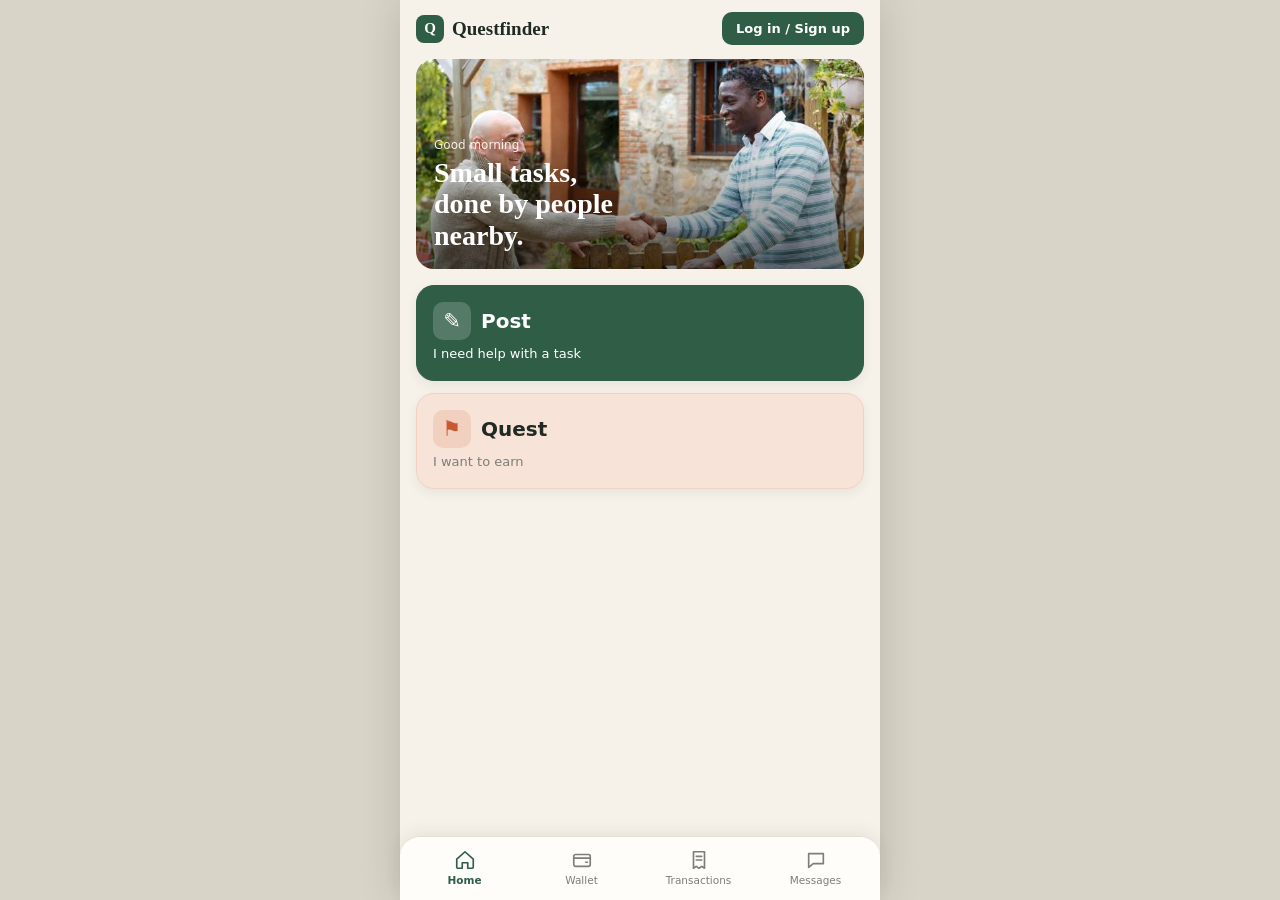
<file: QuestFinder/FrontEnd/index.html>
<!DOCTYPE html>
<html lang="en">
<head>
<meta charset="UTF-8">
<meta name="viewport" content="width=device-width, initial-scale=1, viewport-fit=cover">
<title>Questfinder</title>
<meta name="theme-color" content="#0f1b3d">
<meta name="mobile-web-app-capable" content="yes">
<meta name="apple-mobile-web-app-capable" content="yes">
<meta name="apple-mobile-web-app-title" content="Questfinder">
<link rel="manifest" href="manifest.webmanifest">
<link rel="apple-touch-icon" href="icons/icon-192.png">
<link rel="icon" href="icons/icon-192.png">
<link rel="preconnect" href="https://fonts.googleapis.com">
<link rel="preconnect" href="https://fonts.gstatic.com" crossorigin>
<link href="https://fonts.googleapis.com/css2?family=Bricolage+Grotesque:wght@600;700;800&family=DM+Sans:wght@400;500;600;700&display=swap" rel="stylesheet">
<link rel="stylesheet" href="styles (1).css">
</head>
<body>

<!-- TOP BAR: Brand on the left, account controls on the right -->
<header class="top">
  <a class="brand" id="brandL" data-go="home" tabindex="0"><span class="logo">Q</span>Questfinder</a>
  <div class="tools">
    <button class="btn" id="authBtn">Log in / Sign up</button>
    <button class="icon" id="bellBtn" data-go="notifs" aria-label="Notifications" hidden><svg viewBox="0 0 24 24"><path d="M6 9a6 6 0 0 1 12 0c0 6 2 7 2 7H4s2-1 2-7"/><path d="M10 20a2 2 0 0 0 4 0"/></svg><i class="dot" id="bellDot" hidden>0</i></button>
    <button class="icon" id="gearBtn" data-go="settings" aria-label="Settings" hidden><svg viewBox="0 0 24 24"><circle cx="12" cy="12" r="3"/><path d="M12 2v3M12 19v3M2 12h3M19 12h3M5 5l2 2M17 17l2 2M19 5l-2 2M7 17l-2 2"/></svg></button>
  </div>
  <button class="who" id="meBtn" data-go="profile" aria-label="Profile" hidden><span class="avatar" data-avatar></span></button>
</header>

<main>
<!-- HOME -->
<section id="v-home" class="view on">
  <!-- HOME IMAGE: change --hero-img at the top of styles.css -->
  <div class="hero" id="hero"><div class="hero-t"><small id="greet">Good day</small><h1>Small tasks, done by people nearby.</h1></div></div>
  <div class="duo">
    <button class="tile post" data-go="post"><span class="ti">✎</span><b>Post</b><small>I need help with a task</small></button>
    <button class="tile quest" data-go="quests"><span class="ti">⚑</span><b>Quest</b><small>I want to earn</small></button>
  </div>
</section>

<!-- POST (client) -->
<section id="v-post" class="view">
  <div class="bar"><button class="back" data-go="home" aria-label="Back">←</button><h2>Post a quest</h2><button class="btn" type="submit" form="postForm">Publish</button></div>
  <form id="postForm" novalidate>
    <label>Title<input name="title" maxlength="80" placeholder="e.g. Clean and remove weeds"><em class="err"></em></label>
    <label>Location<input name="location" maxlength="120" placeholder="e.g. Purok 3, Brgy. San Vicente"><em class="err"></em></label>
    <button type="button" class="link" id="useLoc">⌖ Use my current location for the map pin</button>
    <label>Work description<textarea name="description" rows="4" placeholder="What needs to be done, and what the worker should bring"></textarea><em class="err"></em></label>
    <label>Qualification<textarea name="qualification" rows="2" placeholder="e.g. Physically fit, no experience required"></textarea></label>
    <div class="two">
      <label>Offered pay<div class="money"><span>₱</span><input name="pay" type="number" min="50" placeholder="160"></div><em class="err"></em></label>
      <label>Duration (mins)<input name="duration" type="number" min="5" placeholder="60"><em class="err"></em></label>
    </div>
    <label>Upload photo<input name="photo" type="file" accept="image/*"></label>
    <img id="pPrev" class="prev" alt="Photo preview" hidden>
  </form>
</section>

<!-- QUESTS (task worker) -->
<section id="v-quests" class="view">
  <div class="bar"><button class="back" data-go="home" aria-label="Back">←</button><h2>Quests</h2></div>
  <div class="mapbox"><iframe id="qMap" title="Map of your area" loading="lazy"></iframe></div>
  <div class="chips" id="scopes"><button class="chip on" data-s="open">Open quests</button><button class="chip" data-s="mine">My posts</button><button class="chip" data-s="jobs">My jobs</button></div>
  <input id="search" type="search" placeholder="Search quests" aria-label="Search quests">
  <div class="qgrid" id="qList"></div>
</section>

<!-- QUEST DETAIL -->
<section id="v-quest" class="view">
  <div class="bar"><button class="back" data-go="quests" aria-label="Back">←</button><h2>Quests</h2></div>
  <div class="mapbox"><iframe id="dMap" title="Route map" loading="lazy"></iframe><p class="hint" id="dCap"></p></div>
  <div id="dCard"></div>
</section>

<!-- WALLET -->
<section id="v-wallet" class="view">
  <div class="bar"><button class="back" data-go="home" aria-label="Back">←</button><h2>Wallet</h2></div>
  <div class="wcard"><small>Available balance</small><div class="big" id="wBal">₱0.00</div></div>
  <div class="wbtns">
    <button class="roundb" id="wdBtn"><span>↑</span>Withdraw</button>
    <button class="roundb" id="dpBtn"><span>↓</span>Deposit</button>
  </div>
</section>

<!-- TRANSACTIONS -->
<section id="v-tx" class="view">
  <div class="bar"><button class="back" data-go="home" aria-label="Back">←</button><h2>Transactions</h2></div>
  <div class="listbox" id="txList"></div>
</section>

<!-- MESSAGES -->
<section id="v-msgs" class="view">
  <div class="bar"><button class="back" data-go="home" aria-label="Back">←</button><h2>Messages</h2></div>
  <div class="listbox" id="cList"></div>
</section>
<section id="v-chat" class="view">
  <div class="bar"><button class="back" data-go="msgs" aria-label="Back">←</button><span class="avatar" id="chAv"></span><h2 id="chName">Chat</h2></div>
  <div class="chat" id="chLog"></div>
  <form class="chform" id="chForm" autocomplete="off"><input id="chIn" placeholder="Write a message" maxlength="1000" aria-label="Message"><button class="btn" type="submit">Send</button></form>
</section>

<!-- NOTIFICATIONS -->
<section id="v-notifs" class="view">
  <div class="bar"><button class="back" data-go="home" aria-label="Back">←</button><h2>Notifications</h2><button class="link" id="readAll">Mark all read</button></div>
  <div class="listbox" id="noteList"></div>
</section>

<!-- PROFILE (blank until the user fills it in) -->
<section id="v-profile" class="view">
  <div class="bar"><button class="back" data-go="home" aria-label="Back">←</button><h2>Profile</h2></div>
  <label class="avatar big" id="pAv" data-avatar title="Change photo"><input type="file" id="avIn" accept="image/*" hidden><span class="cam">+</span></label>
  <form id="profForm">
    <label>Full name<input id="fName" maxlength="60"></label>
    <label>Location<input id="fLoc" placeholder="e.g. Purok 3, Brgy. San Vicente" maxlength="80"></label>
    <label>About you<textarea id="fBio" rows="4" maxlength="400" placeholder="Tell neighbours about yourself"></textarea></label>
    <label>Good at (separate with commas)<input id="fSkills" placeholder="e.g. Cleaning, Gardening"></label>
    <button class="primary" type="submit">Save profile</button>
  </form>
</section>

<!-- SETTINGS -->
<section id="v-settings" class="view">
  <div class="bar"><button class="back" data-go="home" aria-label="Back">←</button><h2>Settings</h2></div>
  <div class="card"><small>Signed in as</small><p class="sname" id="sName"></p><small id="sEmail"></small></div>
  <button class="srow" id="alertBtn"><span>Phone alerts for quest updates</span><b id="alertState">Off</b></button>
  <button class="srow" id="installBtn" hidden><span>Install Questfinder on this phone</span><b>Install</b></button>
  <p class="hint" id="iosHint" hidden>On iPhone: tap the Share button, then “Add to Home Screen” to install.</p>
  <button class="btn ghost full" id="logout" style="margin-top:18px">Log out</button>
</section>
</main>

<!-- BOTTOM NAVIGATION -->
<nav class="nav" id="nav" aria-label="Main">
  <button data-go="home" class="on"><svg viewBox="0 0 24 24"><path d="M3 11l9-8 9 8v9a1 1 0 0 1-1 1h-5v-6H9v6H4a1 1 0 0 1-1-1z"/></svg>Home</button>
  <button data-go="wallet"><svg viewBox="0 0 24 24"><rect x="3" y="6" width="18" height="13" rx="2"/><path d="M3 10h18M16 14.5h2"/></svg>Wallet</button>
  <button data-go="tx"><svg viewBox="0 0 24 24"><path d="M6 3h12v18l-3-2-3 2-3-2-3 2z"/><path d="M9 8h6M9 12h6"/></svg>Transactions</button>
  <button data-go="msgs"><svg viewBox="0 0 24 24"><path d="M4 5h16v11H9l-5 4z"/></svg>Messages</button>
</nav>

<!-- LOG IN / SIGN UP -->
<div class="modal" id="authModal" hidden>
  <div class="box" role="dialog" aria-modal="true" aria-label="Log in or sign up">
    <button class="x" data-close aria-label="Close">×</button>
    <div class="tabs"><button id="tabLogin" class="on">Log in</button><button id="tabSignup">Sign up</button></div>
    <form id="loginForm" novalidate>
      <label>Email<input name="email" type="email" autocomplete="email"><em class="err"></em></label>
      <label>Password<input name="password" type="password" autocomplete="current-password"><em class="err"></em></label>
      <button class="primary" type="submit">Log in</button>
    </form>
    <form id="signupForm" novalidate hidden>
      <label>Full name<input name="name" autocomplete="name"><em class="err"></em></label>
      <label>Email<input name="email" type="email" autocomplete="email"><em class="err"></em></label>
      <label>Password<input name="password" type="password" autocomplete="new-password"><em class="err"></em><small class="hint">At least 8 characters with uppercase, lowercase and a number.</small></label>
      <label>Confirm password<input name="confirm" type="password" autocomplete="new-password"><em class="err"></em></label>
      <button class="primary" type="submit">Create account</button>
    </form>
  </div>
</div>

<!-- CONFIRM PUBLISH -->
<div class="modal" id="confirmModal" hidden>
  <div class="box" role="dialog" aria-modal="true">
    <h3>Publish this quest?</h3>
    <div id="cSummary"></div>
    <p class="hint">Workers nearby will be able to see it and accept it. You can cancel it while it is still open.</p>
    <div class="btns"><button class="btn ghost" data-close>Go back</button><button class="primary" id="cYes">Yes, publish</button></div>
  </div>
</div>

<!-- DEPOSIT / WITHDRAW -->
<div class="modal" id="moneyModal" hidden>
  <div class="box" role="dialog" aria-modal="true">
    <button class="x" data-close aria-label="Close">×</button>
    <h3 id="mTitle">Deposit</h3><p class="hint">Available balance: <b id="mBal">₱0.00</b></p>
    <form id="moneyForm" novalidate>
      <label id="gLbl">GCash mobile number<input name="gcash" inputmode="numeric" placeholder="09171234567" maxlength="13"><em class="err"></em></label>
      <label>Amount<div class="money"><span>₱</span><input name="amount" type="number" min="50" step="1" placeholder="500"></div><em class="err"></em></label>
      <p class="hint">Demo only: no real money moves until a payment provider is connected.</p>
      <div class="btns"><button type="button" class="btn ghost" data-close>Cancel</button><button class="primary" type="submit" id="mGo">Confirm</button></div>
    </form>
  </div>
</div>

<div class="toast" id="toast" hidden></div>
<script src="api.js"></script>
<script src="app (2).js"></script>
</body>
</html>
</file>
<file: QuestFinder/FrontEnd/styles (1).css>
:root{
  /* HOMEPAGE IMAGE: replace this url(...) with your own, e.g. url("images/hero.jpg") */
  --hero-img: url("[data-uri]");
  --bg:#f6f2ea;--card:#fffdf9;--ink:#1f2a24;--muted:#7b7f78;--line:#e6dfd0;
  --green:#2f5d46;--green-d:#24493a;--tint:#e4eee5;--peach:#f8e3d8;--orange:#c8582f;--red:#b3412b;
}
*{box-sizing:border-box;margin:0}
html{background:#d9d4c8}
body{max-width:480px;min-height:100dvh;margin:0 auto;background:var(--bg);color:var(--ink);font-family:Inter,system-ui,sans-serif;box-shadow:0 0 40px rgba(0,0,0,.14);-webkit-tap-highlight-color:transparent;overscroll-behavior-y:contain}
button,input,textarea,select{font:inherit;color:inherit}
button{cursor:pointer;border:0;background:none;transition:.15s}
:focus-visible{outline:2px solid var(--green);outline-offset:2px}
[hidden]{display:none!important}
h1,h2,h3,.brand,.big,.price{font-family:Fraunces,Georgia,serif}
small,.hint{font-size:12px;color:var(--muted)}.hint{margin:8px 0}
.link{color:var(--green);font-weight:600;font-size:13px;padding:6px 0;text-align:left}
.empty{text-align:center;color:var(--muted);padding:28px 12px;font-size:14px;line-height:1.5}

/* top app bar */
.top{position:sticky;top:0;z-index:30;display:flex;align-items:center;gap:12px;padding:calc(12px + env(safe-area-inset-top)) 16px 10px;background:var(--bg)}
.brand{display:flex;align-items:center;gap:8px;flex:1;font-weight:700;font-size:19px;cursor:pointer}
.tools{display:flex;align-items:center;gap:8px}
.logo{display:grid;place-items:center;width:28px;height:28px;border-radius:8px;background:var(--green);color:#fff;font-size:15px}
.btn{padding:9px 14px;border-radius:10px;background:var(--green);color:#fff;font-size:13px;font-weight:600}.btn:active,.btn:hover{background:var(--green-d)}
.btn.ghost{background:none;color:var(--ink);border:1px solid var(--line)}.btn.ghost:hover{background:var(--tint)}.btn.full{width:100%;padding:12px}
.avatar{width:36px;height:36px;border-radius:50%;background:var(--peach) center/cover no-repeat;color:var(--orange);display:grid;place-items:center;font-weight:600;font-size:13px;position:relative;flex:none}
.avatar::before{content:attr(data-ini)}.avatar.has::before{content:none}
.avatar.big{width:100px;height:100px;border-radius:18px;font-size:32px;cursor:pointer;margin-bottom:6px}
.cam{position:absolute;right:-6px;bottom:-6px;width:26px;height:26px;border-radius:50%;background:var(--orange);color:#fff;display:grid;place-items:center;font-size:16px}
.who{width:36px;height:36px;padding:0;border-radius:50%;flex:none}.who:hover .avatar{box-shadow:0 0 0 3px var(--tint)}

main{padding:4px 16px calc(110px + env(safe-area-inset-bottom))}
.view{display:none}.view.on{display:block}
.bar{display:flex;align-items:center;gap:12px;margin:4px 0 16px}.bar h2{font-size:24px;flex:1}.bar .avatar{width:38px;height:38px}
.back{width:40px;height:40px;border-radius:50%;border:1px solid var(--line);font-size:18px;background:var(--card);flex:none}.back:hover{background:var(--tint)}

/* home */
.hero{height:210px;border-radius:18px;position:relative;overflow:hidden;display:flex;align-items:flex-end;padding:18px;color:#fff;background:var(--hero-img),linear-gradient(135deg,#d9d3c4,#c4bdac);background-size:cover;background-position:center 22%}
.hero::after{content:"";position:absolute;inset:0;background:linear-gradient(transparent 30%,rgba(0,0,0,.55))}
.hero-t{position:relative;z-index:1}.hero small{color:#fff;opacity:.9;font-size:12px}.hero h1{font-size:28px;line-height:1.12;margin-top:4px;max-width:14ch}
.duo{display:grid;grid-template-columns:1fr;gap:12px;margin-top:16px}
.tile{text-align:left;width:100%;border:1px solid var(--line);border-radius:18px;padding:16px;display:grid;grid-template-columns:38px 1fr;align-items:center;gap:5px 10px;box-shadow:0 4px 12px rgba(31,42,36,.07)}
.tile .ti{width:38px;height:38px;border-radius:10px;display:grid;place-items:center;font-size:21px}
.tile b{font-size:20px;line-height:1.2}.tile small{font-size:13px;line-height:1.45}
.tile small{grid-column:1 / -1}.tile.post{background:var(--green);border-color:var(--green);color:#fff}.tile.post .ti{background:rgba(255,255,255,.18)}.tile.post small{color:#fff}
.tile.quest{background:var(--peach);border-color:#f0d2c2;color:var(--ink)}.tile.quest .ti{background:#f1d0c0;color:var(--orange)}.tile.quest small{color:var(--muted)}
.tile:active{transform:scale(.985)}

/* forms */
label{display:block;font-weight:600;font-size:13px;margin:14px 0 6px}
input,textarea,select{padding:12px;border:1px solid var(--line);border-radius:10px;background:var(--card);width:100%;font-weight:400}
input:focus,textarea:focus{border-color:var(--green)}
.money{display:flex;align-items:center;border:1px solid var(--line);border-radius:10px;background:var(--card);padding-left:12px}.money input{border:0;background:none}
.two{display:grid;grid-template-columns:1fr 1fr;gap:12px}
.err{display:block;color:var(--red);font-size:12px;font-style:normal;font-weight:400;margin-top:4px}.err:empty{display:none}
.bad{border-color:var(--red)!important}
.primary{width:100%;background:var(--green);color:#fff;padding:14px 18px;border-radius:12px;font-weight:600;font-size:14px;margin-top:10px}.primary:active,.primary:hover{background:var(--green-d)}
.prev{max-width:220px;border-radius:10px;margin-top:8px;display:block}

/* chips, quest cards, detail */
.chips{display:flex;gap:8px;overflow-x:auto;padding:2px 0 8px;scrollbar-width:none}
.chip{white-space:nowrap;padding:8px 15px;border-radius:99px;background:var(--card);border:1px solid var(--line);font-size:13px}.chip.on{background:var(--ink);color:#fff;border-color:var(--ink)}
.head{display:grid;gap:10px;margin:12px 0 6px}
.mapbox iframe{width:100%;height:210px;border:0;border-radius:14px;background:var(--line);display:block}.mapbox .hint{margin-bottom:12px}
.qgrid{display:grid;gap:12px;margin-top:6px}
.qcard{display:flex;gap:12px;text-align:left;background:var(--card);border:1px solid var(--line);border-radius:14px;padding:12px;width:100%}.qcard:active{transform:scale(.985)}
.thumb{width:78px;height:78px;border-radius:10px;background:var(--tint) center/cover no-repeat;display:grid;place-items:center;color:var(--green);font-size:24px;flex:none}
.qc-b{flex:1;min-width:0;display:flex;flex-direction:column;gap:4px}.qc-b .row{display:flex;justify-content:space-between;gap:8px;font-size:14px}
.qc-b small{overflow:hidden;display:-webkit-box;-webkit-line-clamp:2;-webkit-box-orient:vertical}
.price{color:var(--green);font-size:19px;font-weight:700;white-space:nowrap}.price.xl{font-size:34px;display:block;margin:4px 0 10px}
.pill{font-size:11px;padding:3px 9px;border-radius:99px;background:#eee9dd}
.st-open{background:var(--tint);color:var(--green)}.st-accepted{background:#fbeccd;color:#946a10}.st-completed{background:var(--ink);color:#fff}.st-cancelled{background:#ebe7dc;color:#777}
.card{background:var(--card);border:1px solid var(--line);border-radius:16px;padding:18px}
.card h2{font-size:24px;line-height:1.2;margin:6px 0 2px}
.qimg{width:100%;max-height:200px;object-fit:cover;border-radius:12px;margin-bottom:12px}
.facts{display:grid;grid-template-columns:repeat(3,1fr);gap:8px;margin:12px 0;border-block:1px solid var(--line);padding:12px 0;font-size:13px}.facts small{display:block}
.body{font-size:14px;line-height:1.6;margin:8px 0}
.poster{display:flex;align-items:center;gap:10px;margin:14px 0}.poster .avatar{width:32px;height:32px;font-size:11px}
.pbtns{display:grid;gap:8px;margin-top:12px}.pbtns .btn{width:100%;padding:12px}.danger{color:var(--red)!important}

/* wallet, transactions, messages */
.wcard{background:var(--card);border:1px solid var(--line);border-radius:18px;padding:26px;text-align:center;margin:8px 0}.wcard .big{font-size:42px;margin-top:6px;color:var(--green);font-weight:700}
.wbtns{display:flex;justify-content:center;gap:36px;margin-top:22px}
.roundb{display:flex;flex-direction:column;align-items:center;gap:8px;font-size:13px;font-weight:600}
.roundb span{width:62px;height:62px;border-radius:50%;background:var(--green);color:#fff;display:grid;place-items:center;font-size:26px}.roundb:active span{background:var(--green-d)}
.listbox{background:var(--card);border:1px solid var(--line);border-radius:16px;overflow:hidden}
.qi{display:block;width:100%;text-align:left;padding:14px 16px;border-bottom:1px solid var(--line)}.qi:last-child{border:0}.qi:active{background:var(--tint)}
.conv{display:flex;gap:12px;align-items:center}.conv b{display:block;font-size:14px}.conv small{display:block;max-width:62vw;white-space:nowrap;overflow:hidden;text-overflow:ellipsis}.conv .avatar{width:44px;height:44px}
.txr{display:flex;gap:12px;padding:14px 16px;border-bottom:1px solid var(--line);align-items:center}.txr:last-child{border:0}.txr p{font-size:13px;line-height:1.5}
.sign{width:34px;height:34px;border-radius:8px;display:grid;place-items:center;font-weight:700;flex:none;font-size:20px}.sign.pos{background:var(--tint);color:var(--green)}.sign.neg{background:var(--peach);color:var(--orange)}
.chat{background:var(--card);border:1px solid var(--line);border-radius:16px;height:calc(100dvh - 270px);min-height:260px;overflow-y:auto;padding:14px;display:flex;flex-direction:column;gap:12px}
.m{display:flex;align-items:flex-end;gap:8px;max-width:85%}.m .avatar{width:28px;height:28px;font-size:10px}.m.me{align-self:flex-end;flex-direction:row-reverse}
.m .b{padding:10px 14px;border-radius:16px;background:var(--tint);font-size:14px;line-height:1.4;word-break:break-word}.m.me .b{background:var(--green);color:#fff}.m small{font-size:10px}
.chform{display:flex;gap:10px;margin-top:12px}.chform input{flex:1}.chform .btn{padding:0 22px}

/* bottom tab bar (inspired by the Figma mobile home) */
.nav{position:fixed;bottom:0;left:50%;transform:translateX(-50%);width:100%;max-width:480px;display:flex;justify-content:space-around;align-items:center;background:var(--card);border-top:1px solid var(--line);border-radius:20px 20px 0 0;box-shadow:0 -4px 16px rgba(31,42,36,.07);padding:8px 6px calc(10px + env(safe-area-inset-bottom));z-index:35}
.nav button{flex:1;display:flex;flex-direction:column;align-items:center;gap:3px;font-size:10.5px;color:var(--muted);min-width:0;padding:4px 0}
.nav svg{width:22px;height:22px;fill:none;stroke:currentColor;stroke-width:1.8;stroke-linecap:round;stroke-linejoin:round}
.nav button.on{color:var(--green);font-weight:600}
.nav .plus,.nav .plus.on{flex:none;width:50px;height:50px;border-radius:15px;background:var(--green);color:#fff;font-size:28px;line-height:1;justify-content:center;margin:-20px 4px 0;padding:0;box-shadow:0 6px 14px rgba(47,93,70,.35)}
.nav .plus:active{transform:scale(.94)}

/* pop-ups slide up from the bottom like a phone sheet */
.modal{position:fixed;inset:0;background:rgba(20,28,24,.5);display:flex;justify-content:center;align-items:flex-end;z-index:50;animation:f .15s}
.box{position:relative;width:100%;max-width:480px;background:var(--bg);border-radius:22px 22px 0 0;padding:24px 20px calc(24px + env(safe-area-inset-bottom));max-height:92dvh;overflow:auto;animation:u .22s}
.box h3{font-size:24px;margin-bottom:10px}.btns{display:flex;gap:10px;margin-top:14px}.btns .primary{flex:1;margin:0}.btns .btn{flex:1}
.x{position:absolute;top:12px;right:14px;font-size:24px;width:34px;height:34px;border-radius:50%}
.tabs{display:grid;grid-template-columns:1fr 1fr;background:var(--card);border:1px solid var(--line);border-radius:12px;padding:4px;margin:8px 36px 6px 0}
.tabs button{padding:10px;border-radius:9px;font-weight:600;font-size:13px}.tabs .on{background:var(--green);color:#fff}
.sum{background:var(--card);border:1px solid var(--line);border-radius:12px;padding:12px 14px;font-size:13px;line-height:1.6}
.toast{position:fixed;bottom:calc(96px + env(safe-area-inset-bottom));left:50%;transform:translateX(-50%);background:var(--ink);color:#fff;padding:11px 18px;border-radius:99px;font-size:13px;z-index:60;max-width:88%;text-align:center}
@keyframes f{from{opacity:0}}@keyframes u{from{transform:translateY(30px);opacity:0}}
@media (prefers-reduced-motion:reduce){*{animation:none!important;transition:none!important}}
</file>
